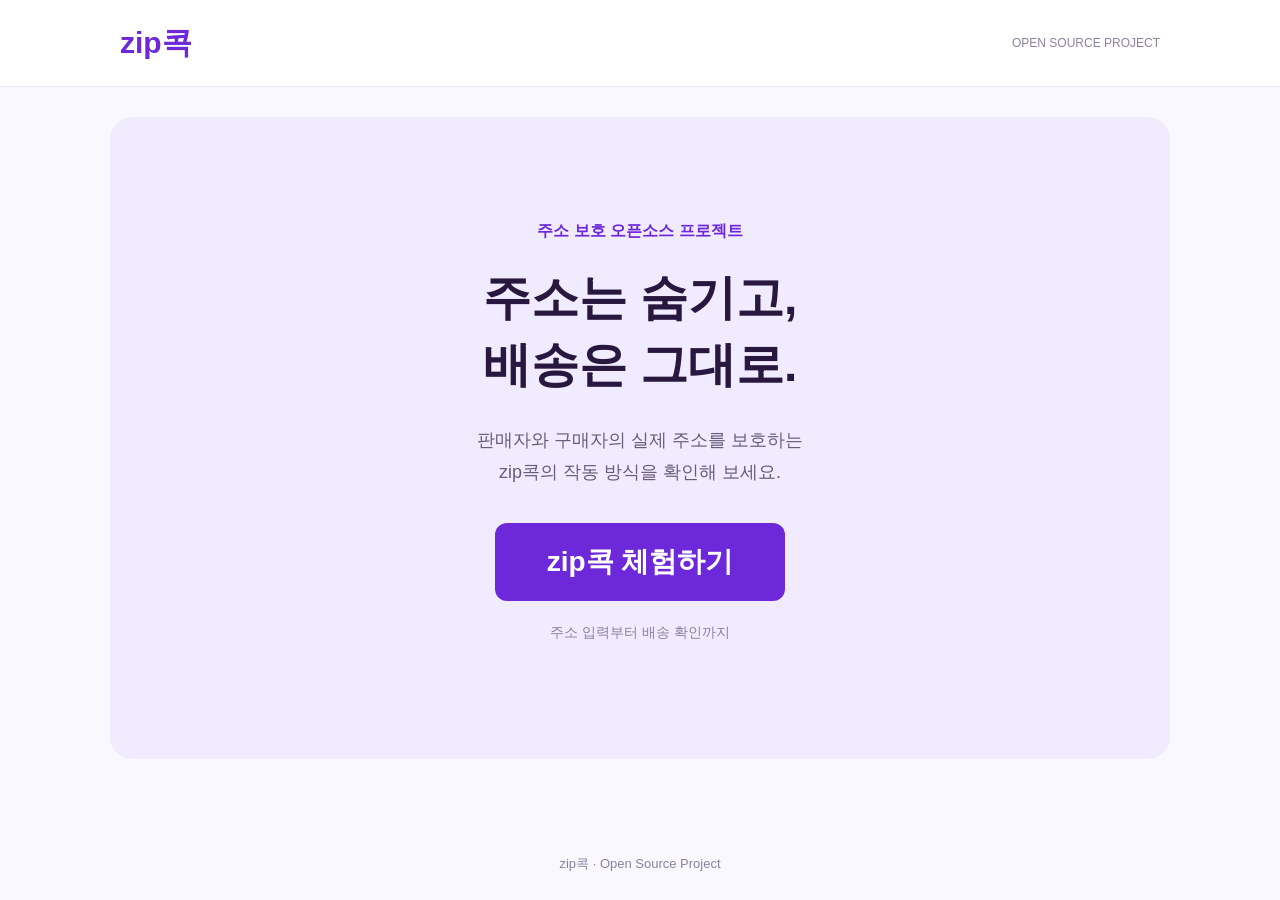
<file: index.html>
<!doctype html>
<html lang="ko">
  <head>
    <meta charset="UTF-8" />
    <meta name="viewport" content="width=device-width, initial-scale=1.0" />
    <title>zip콕 | 안심주소 체험</title>
    <link rel="stylesheet" href="css/style.css" />
  </head>
  <body>
    <!-- 상단: 서비스 이름 -->
    <header>
      <div class="header-inner">
        <h1>zip콕</h1>
        <p>OPEN SOURCE PROJECT</p>
      </div>
    </header>

    <!-- 중앙: 소개와 체험 시작 -->
    <main>
      <section class="intro">
        <p class="intro-label">주소 보호 오픈소스 프로젝트</p>
        <h2>주소는 숨기고,<br />배송은 그대로.</h2>
        <p class="intro-description">
          판매자와 구매자의 실제 주소를 보호하는<br />
          zip콕의 작동 방식을 확인해 보세요.
        </p>
        <a class="start-button" href="3. platform.html">zip콕 체험하기</a>
        <p class="intro-note">주소 입력부터 배송 확인까지</p>
      </section>
    </main>

    <!-- 하단: 프로젝트 안내 -->
    <footer>
      <p>zip콕 · Open Source Project</p>
    </footer>
  </body>
</html>
</file>
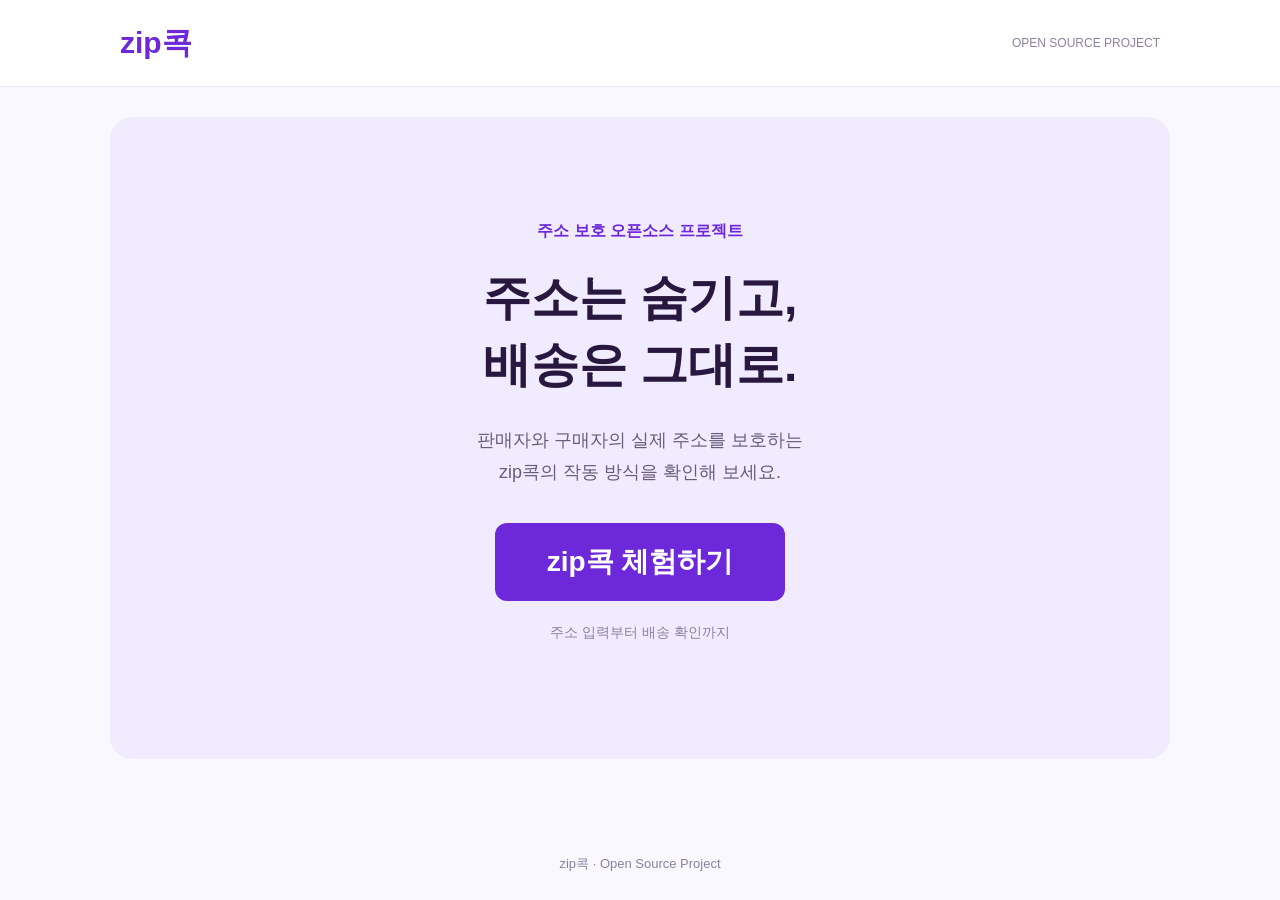
<file: 1. index.html>
<!DOCTYPE html>
<html lang="ko">
<head>
    <meta charset="UTF-8">
    <meta name="viewport" content="width=device-width, initial-scale=1.0">
    <title>zip콕 | 안심주소 체험</title>
    <link rel="stylesheet" href="css/style.css">
</head>
<body>
    <!-- 상단: 서비스 이름 -->
    <header>
        <div class="header-inner">
            <h1>zip콕</h1>
            <p>OPEN SOURCE PROJECT</p>
        </div>
    </header>

    <!-- 중앙: 소개와 체험 시작 -->
    <main>
        <section class="intro">
            <p class="intro-label">주소 보호 오픈소스 프로젝트</p>
            <h2>주소는 숨기고,<br>배송은 그대로.</h2>
            <p class="intro-description">
                판매자와 구매자의 실제 주소를 보호하는<br>
                zip콕의 작동 방식을 확인해 보세요.
            </p>
            <a class="start-button" href="3. platform.html">zip콕 체험하기</a>
            <p class="intro-note">주소 입력부터 배송 확인까지</p>
        </section>
    </main>

    <!-- 하단: 프로젝트 안내 -->
    <footer>
        <p>zip콕 · Open Source Project</p>
    </footer>
</body>
</html>
</file>
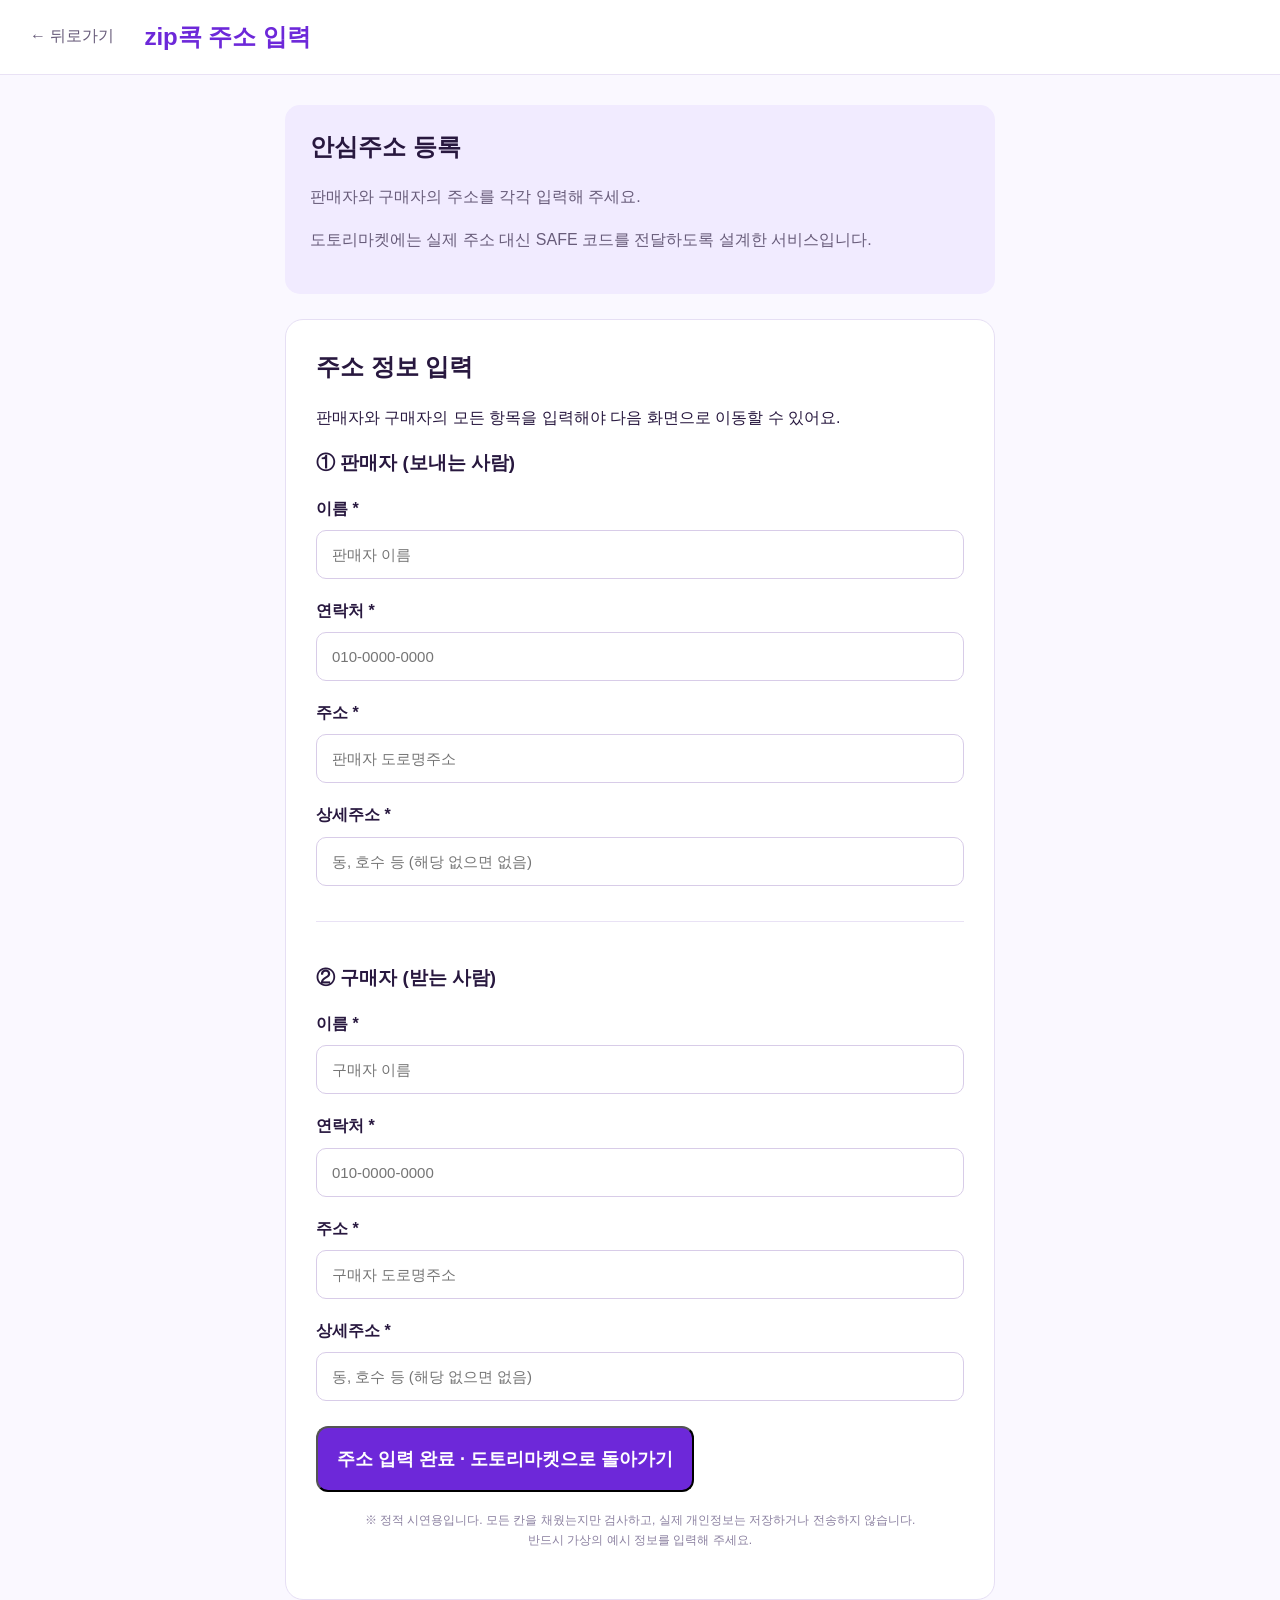
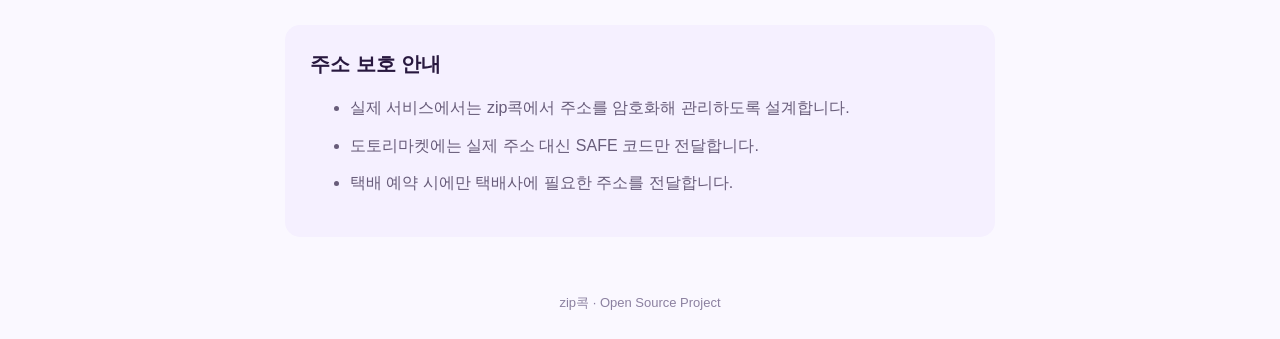
<file: 2. address.html>
<!DOCTYPE html>
<html lang="ko">
<head>
    <meta charset="UTF-8">
    <meta name="viewport" content="width=device-width, initial-scale=1.0">
    <title>zip콕 | 주소 입력</title>
    <link rel="stylesheet" href="css/style.css">
</head>
<body class="address-page">

    <header class="address-header">
        <a href="3. platform.html">← 뒤로가기</a>
        <h1>zip콕 주소 입력</h1>
    </header>

    <main class="address-main">
        <section class="address-info">
            <h2>안심주소 등록</h2>
            <p>판매자와 구매자의 주소를 각각 입력해 주세요.</p>
            <p>도토리마켓에는 실제 주소 대신 SAFE 코드를 전달하도록 설계한 서비스입니다.</p>
        </section>

        <section class="address-form-section">
            <h2>주소 정보 입력</h2>
            <p class="address-required-hint">판매자와 구매자의 모든 항목을 입력해야 다음 화면으로 이동할 수 있어요.</p>

            <!-- 현재는 정적 시연용이므로 실제 정보를 전송하거나 저장하지 않습니다.
                 name 속성을 생략해 개인정보가 URL에 붙지 않도록 했습니다. -->
            <form class="address-form" action="3. platform-complete.html" method="get" autocomplete="off">

                <div class="seller-fields">
                    <h3>① 판매자 (보내는 사람)</h3>
                    <p>
                        <label for="seller-name">이름 *</label>
                        <input id="seller-name" type="text" placeholder="판매자 이름" required>
                    </p>
                    <p>
                        <label for="seller-phone">연락처 *</label>
                        <input id="seller-phone" type="tel" placeholder="010-0000-0000" required>
                    </p>
                    <p>
                        <label for="seller-address">주소 *</label>
                        <input id="seller-address" type="text" placeholder="판매자 도로명주소" required>
                    </p>
                    <p>
                        <label for="seller-detail">상세주소 *</label>
                        <input id="seller-detail" type="text" placeholder="동, 호수 등 (해당 없으면 없음)" required>
                    </p>
                </div>

                <div class="buyer-fields">
                    <h3>② 구매자 (받는 사람)</h3>
                    <p>
                        <label for="buyer-name">이름 *</label>
                        <input id="buyer-name" type="text" placeholder="구매자 이름" required>
                    </p>
                    <p>
                        <label for="buyer-phone">연락처 *</label>
                        <input id="buyer-phone" type="tel" placeholder="010-0000-0000" required>
                    </p>
                    <p>
                        <label for="buyer-address">주소 *</label>
                        <input id="buyer-address" type="text" placeholder="구매자 도로명주소" required>
                    </p>
                    <p>
                        <label for="buyer-detail">상세주소 *</label>
                        <input id="buyer-detail" type="text" placeholder="동, 호수 등 (해당 없으면 없음)" required>
                    </p>
                </div>

                <div class="address-actions">
                    <button type="submit" class="address-return-button">
                        주소 입력 완료 · 도토리마켓으로 돌아가기
                    </button>
                    <p>※ 정적 시연용입니다. 모든 칸을 채웠는지만 검사하고, 실제 개인정보는 저장하거나 전송하지 않습니다.<br>반드시 가상의 예시 정보를 입력해 주세요.</p>
                </div>
            </form>
        </section>

        <section class="address-notice">
            <h2>주소 보호 안내</h2>
            <ul>
                <li>실제 서비스에서는 zip콕에서 주소를 암호화해 관리하도록 설계합니다.</li>
                <li>도토리마켓에는 실제 주소 대신 SAFE 코드만 전달합니다.</li>
                <li>택배 예약 시에만 택배사에 필요한 주소를 전달합니다.</li>
            </ul>
        </section>
    </main>

    <footer><p>zip콕 · Open Source Project</p></footer>
</body>
</html>
</file>
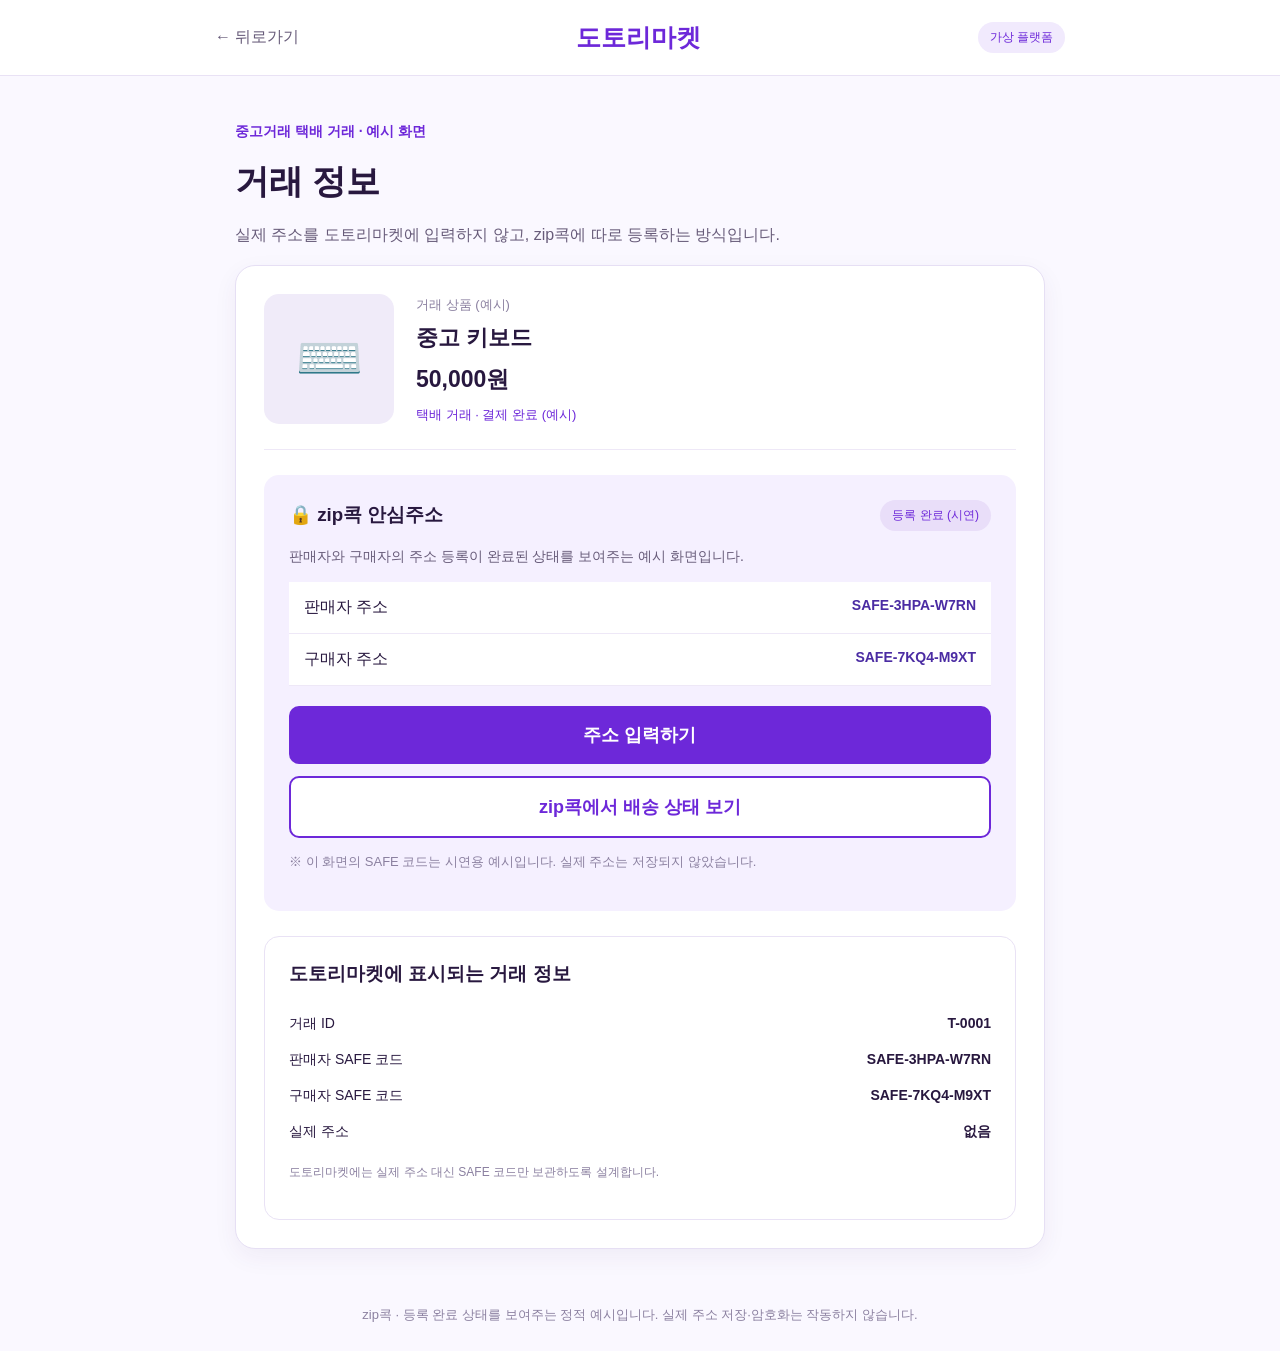
<file: 3. platform-complete.html>
<!DOCTYPE html>
<html lang="ko">
<head>
    <meta charset="UTF-8">
    <meta name="viewport" content="width=device-width, initial-scale=1.0">
    <title>도토리마켓 | 주소 등록 완료</title>
    <link rel="stylesheet" href="css/style.css">
</head>
<body class="platform-page">

    <!-- 1. 도토리마켓 상단 -->
    <header class="platform-header">
        <div class="platform-header-inner">
            <a href="1. index.html" class="platform-back">← 뒤로가기</a>
            <h1>도토리마켓</h1>
            <span class="platform-demo-label">가상 플랫폼</span>
        </div>
    </header>

    <main class="platform-main">
        <p class="platform-eyebrow">중고거래 택배 거래 · 예시 화면</p>
        <h2 class="platform-title">거래 정보</h2>
        <p class="platform-description">
            실제 주소를 도토리마켓에 입력하지 않고, zip콕에 따로 등록하는 방식입니다.
        </p>

        <!-- 2. 거래 상품 예시 -->
        <section class="platform-card">
            <div class="platform-product">
                <div class="platform-product-image" aria-hidden="true">⌨️</div>
                <div>
                    <p class="platform-small-label">거래 상품 (예시)</p>
                    <h3>중고 키보드</h3>
                    <p class="platform-price">50,000원</p>
                    <span class="platform-complete-label">택배 거래 · 결제 완료 (예시)</span>
                </div>
            </div>

            <!-- 3. zip콕 주소 등록 완료 화면: 시연용 정적 화면 -->
            <section class="platform-safe-card">
                <div class="platform-safe-heading">
                    <h3>🔒 zip콕 안심주소</h3>
                    <span class="platform-waiting">등록 완료 (시연)</span>
                </div>
                <p class="platform-safe-description">
                    판매자와 구매자의 주소 등록이 완료된 상태를 보여주는 예시 화면입니다.
                </p>

                <div class="platform-status-row">
                    <span>판매자 주소</span>
                    <strong class="platform-registered">SAFE-3HPA-W7RN</strong>
                </div>
                <div class="platform-status-row">
                    <span>구매자 주소</span>
                    <strong class="platform-registered">SAFE-7KQ4-M9XT</strong>
                </div>

                <!-- 주소 입력 버튼은 완료 상태에서도 계속 표시합니다. -->
                <a class="platform-address-button" href="2. address.html">주소 입력하기</a>

                <!-- 완료 상태에서만 보이는 배송 상태 보기 -->
                <a class="platform-delivery-button" href="4. delivery.html">zip콕에서 배송 상태 보기</a>

                <p class="platform-help">
                    ※ 이 화면의 SAFE 코드는 시연용 예시입니다. 실제 주소는 저장되지 않았습니다.
                </p>
                <!-- 이 파일은 시연을 위해 별도로 만든 등록 완료 화면입니다. -->
            </section>

            <!-- 4. 플랫폼에는 실제 주소가 없다는 점을 보여주는 영역 -->
            <section class="platform-db-card">
                <h3>도토리마켓에 표시되는 거래 정보</h3>
                <div class="platform-db-row"><span>거래 ID</span><strong>T-0001</strong></div>
                <div class="platform-db-row"><span>판매자 SAFE 코드</span><strong>SAFE-3HPA-W7RN</strong></div>
                <div class="platform-db-row"><span>구매자 SAFE 코드</span><strong>SAFE-7KQ4-M9XT</strong></div>
                <div class="platform-db-row"><span>실제 주소</span><strong>없음</strong></div>
                <p class="platform-db-note">도토리마켓에는 실제 주소 대신 SAFE 코드만 보관하도록 설계합니다.</p>
            </section>
        </section>
    </main>

    <footer>
        <p>zip콕 · 등록 완료 상태를 보여주는 정적 예시입니다. 실제 주소 저장·암호화는 작동하지 않습니다.</p>
    </footer>
</body>
</html>
</file>
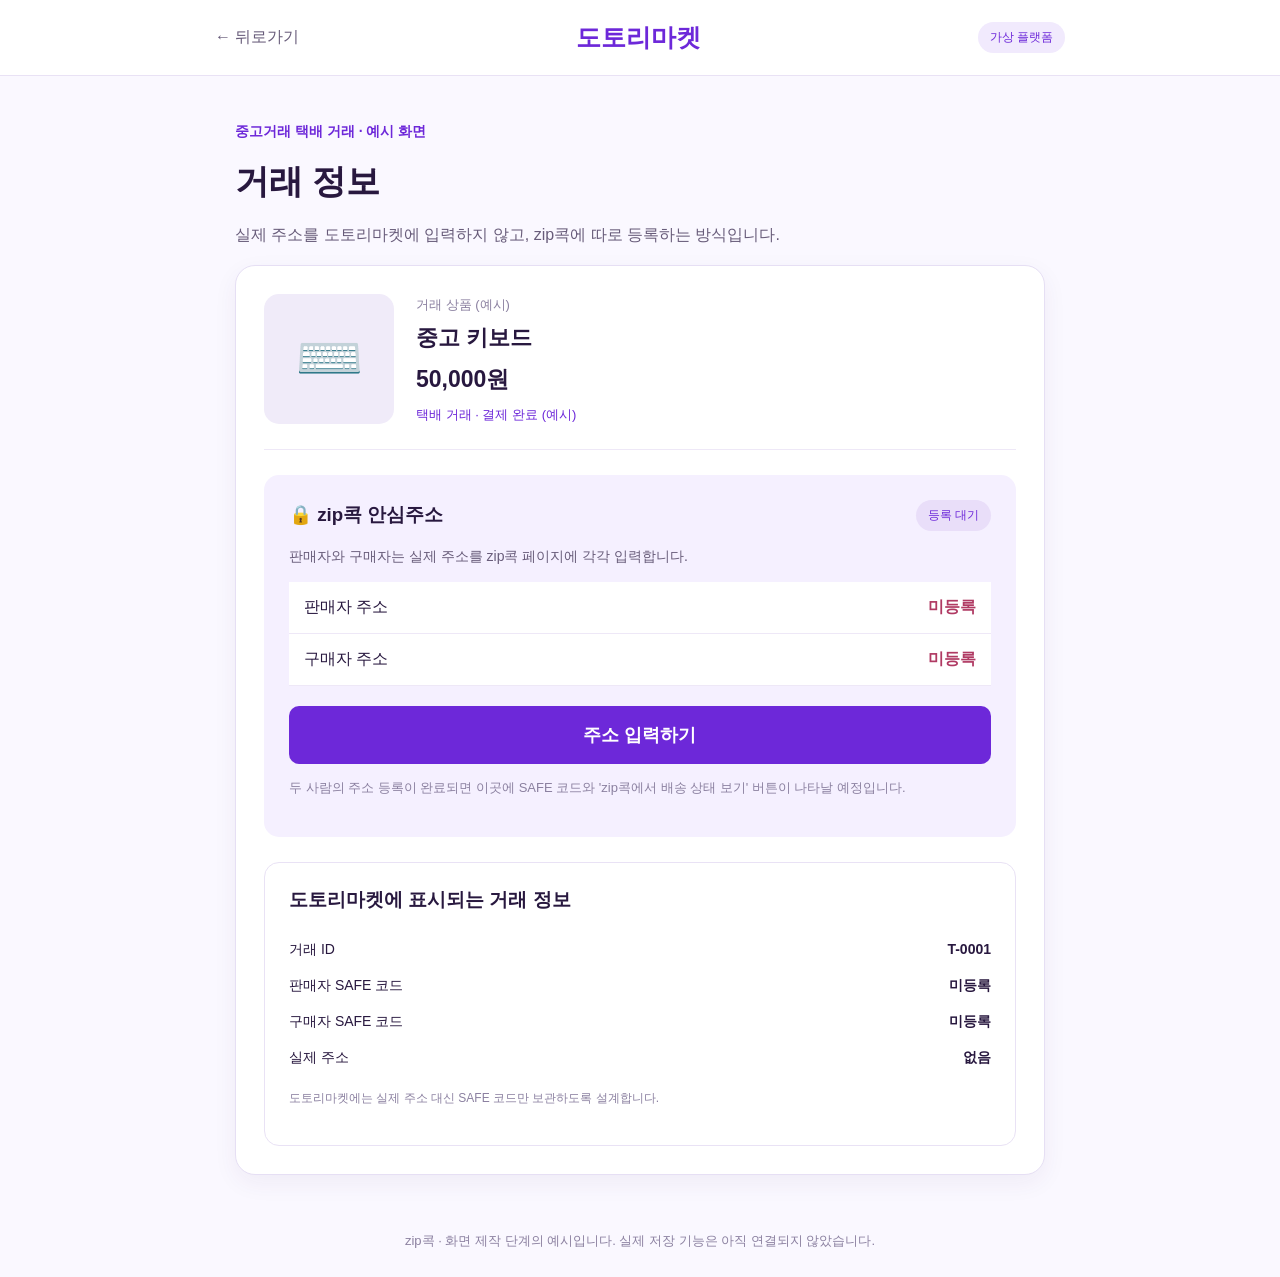
<file: 3. platform.html>
<!DOCTYPE html>
<html lang="ko">
<head>
    <meta charset="UTF-8">
    <meta name="viewport" content="width=device-width, initial-scale=1.0">
    <title>도토리마켓 | zip콕 거래 예시</title>
    <link rel="stylesheet" href="css/style.css">
</head>
<body class="platform-page">

    <!-- 1. 도토리마켓 상단 -->
    <header class="platform-header">
        <div class="platform-header-inner">
            <a href="1. index.html" class="platform-back">← 뒤로가기</a>
            <h1>도토리마켓</h1>
            <span class="platform-demo-label">가상 플랫폼</span>
        </div>
    </header>

    <main class="platform-main">
        <p class="platform-eyebrow">중고거래 택배 거래 · 예시 화면</p>
        <h2 class="platform-title">거래 정보</h2>
        <p class="platform-description">
            실제 주소를 도토리마켓에 입력하지 않고, zip콕에 따로 등록하는 방식입니다.
        </p>

        <!-- 2. 거래 상품 예시 -->
        <section class="platform-card">
            <div class="platform-product">
                <div class="platform-product-image" aria-hidden="true">⌨️</div>
                <div>
                    <p class="platform-small-label">거래 상품 (예시)</p>
                    <h3>중고 키보드</h3>
                    <p class="platform-price">50,000원</p>
                    <span class="platform-complete-label">택배 거래 · 결제 완료 (예시)</span>
                </div>
            </div>

            <!-- 3. zip콕 주소 등록 상태 (현재는 모두 미등록) -->
            <section class="platform-safe-card">
                <div class="platform-safe-heading">
                    <h3>🔒 zip콕 안심주소</h3>
                    <span class="platform-waiting">등록 대기</span>
                </div>
                <p class="platform-safe-description">
                    판매자와 구매자는 실제 주소를 zip콕 페이지에 각각 입력합니다.
                </p>

                <div class="platform-status-row">
                    <span>판매자 주소</span>
                    <strong class="platform-unregistered">미등록</strong>
                </div>
                <div class="platform-status-row">
                    <span>구매자 주소</span>
                    <strong class="platform-unregistered">미등록</strong>
                </div>

                <!-- 이 버튼은 주소 등록 전후에 항상 표시합니다. -->
                <a class="platform-address-button" href="2. address.html">주소 입력하기</a>

                <p class="platform-help">
                    두 사람의 주소 등록이 완료되면 이곳에 SAFE 코드와
                    'zip콕에서 배송 상태 보기' 버튼이 나타날 예정입니다.
                </p>
                <!-- 등록 전에는 배송 상태 보기 버튼을 넣지 않습니다. -->
            </section>

            <!-- 4. 플랫폼에는 실제 주소가 없다는 점을 보여주는 영역 -->
            <section class="platform-db-card">
                <h3>도토리마켓에 표시되는 거래 정보</h3>
                <div class="platform-db-row"><span>거래 ID</span><strong>T-0001</strong></div>
                <div class="platform-db-row"><span>판매자 SAFE 코드</span><strong>미등록</strong></div>
                <div class="platform-db-row"><span>구매자 SAFE 코드</span><strong>미등록</strong></div>
                <div class="platform-db-row"><span>실제 주소</span><strong>없음</strong></div>
                <p class="platform-db-note">도토리마켓에는 실제 주소 대신 SAFE 코드만 보관하도록 설계합니다.</p>
            </section>
        </section>
    </main>

    <footer>
        <p>zip콕 · 화면 제작 단계의 예시입니다. 실제 저장 기능은 아직 연결되지 않았습니다.</p>
    </footer>
</body>
</html>
</file>
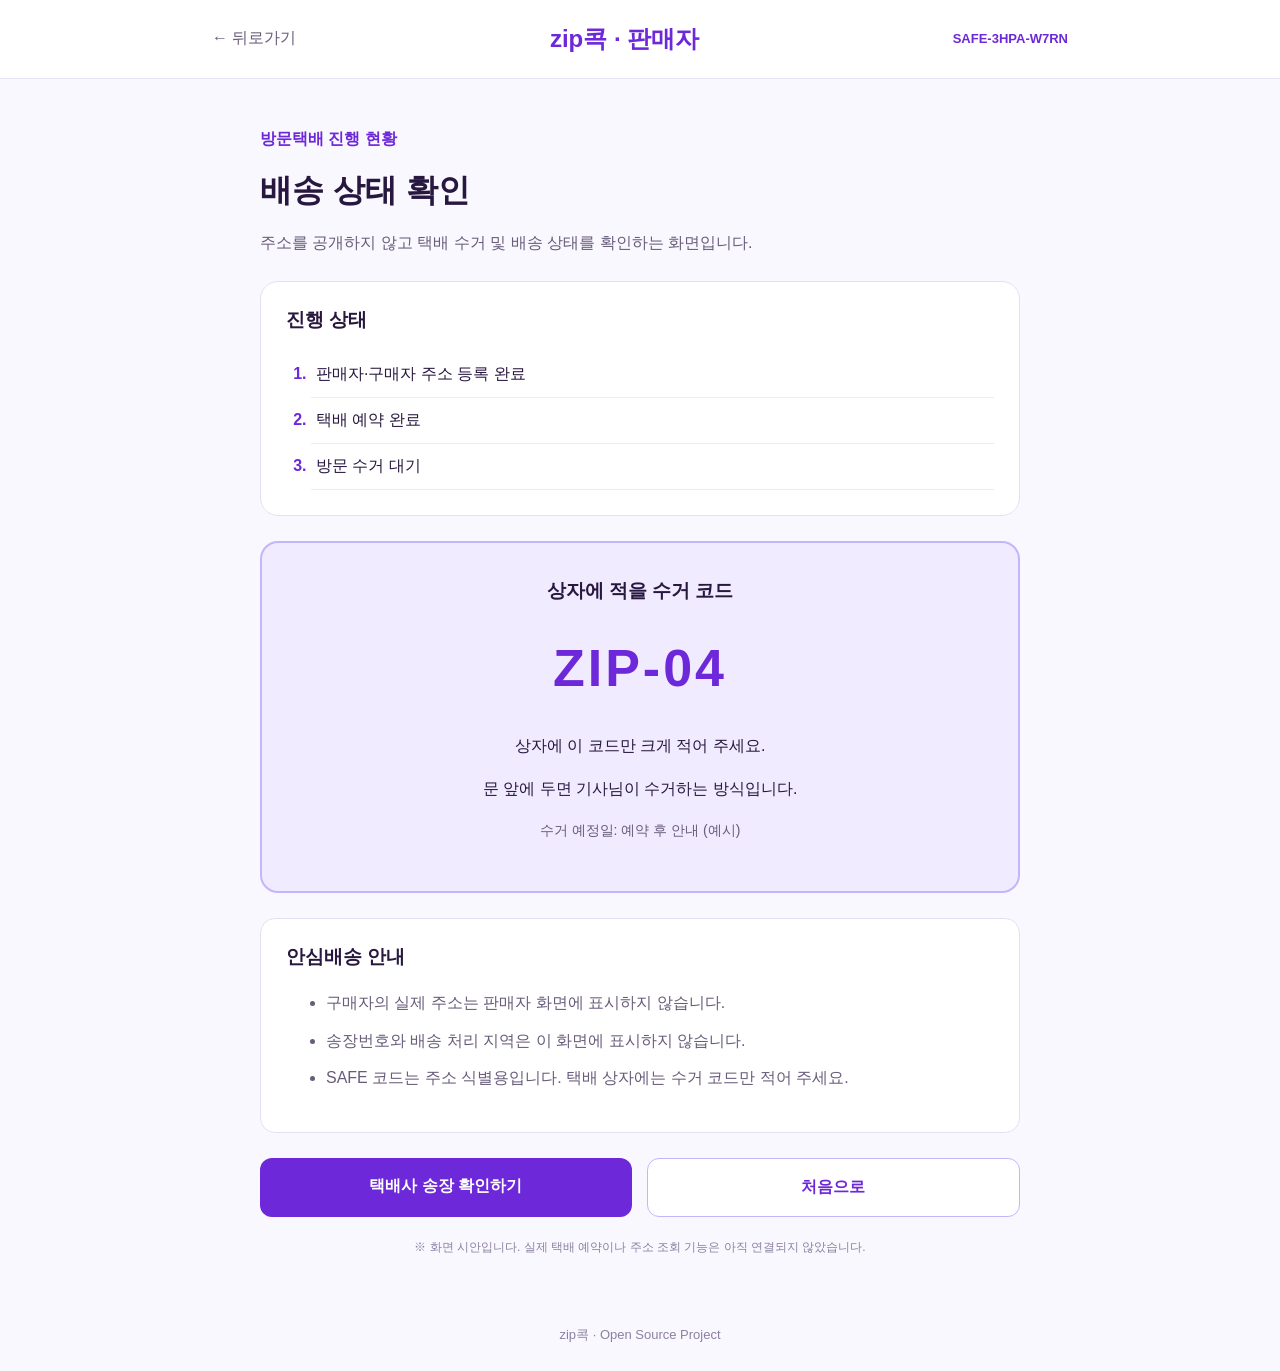
<file: 4. delivery.html>
<!DOCTYPE html>
<html lang="ko">
<head>
    <meta charset="UTF-8">
    <meta name="viewport" content="width=device-width, initial-scale=1.0">
    <title>zip콕 | 판매자 배송 상태</title>
    <!-- CSS 디자인은 전체 HTML 제작이 끝난 뒤 추가합니다. -->
    <link rel="stylesheet" href="css/style.css">
</head>
<body class="delivery-page">

    <!-- 1. 상단: 화면 제목과 뒤로가기 -->
    <header class="delivery-header">
        <div class="delivery-header-inner">
            <a href="3. platform-complete.html" class="delivery-back">← 뒤로가기</a>
            <h1>zip콕 · 판매자</h1>
            <span class="delivery-safe-code">SAFE-3HPA-W7RN</span>
        </div>
    </header>

    <main class="delivery-main">
        <!-- 2. 배송 상태 안내 -->
        <section class="delivery-intro">
            <p class="delivery-label">방문택배 진행 현황</p>
            <h2>배송 상태 확인</h2>
            <p>주소를 공개하지 않고 택배 수거 및 배송 상태를 확인하는 화면입니다.</p>
        </section>

        <!-- 3. 진행 상태 (현재는 목업 예시로 고정 표시) -->
        <section class="delivery-status">
            <h3>진행 상태</h3>
            <ol class="delivery-steps">
                <li>판매자·구매자 주소 등록 완료</li>
                <li>택배 예약 완료</li>
                <li>방문 수거 대기</li>
            </ol>
        </section>

        <!-- 4. 택배 상자에 표시할 수거 코드 -->
        <section class="delivery-pickup">
            <h3>상자에 적을 수거 코드</h3>
            <p class="delivery-pickup-code">ZIP-04</p>
            <p>상자에 이 코드만 크게 적어 주세요.</p>
            <p>문 앞에 두면 기사님이 수거하는 방식입니다.</p>
            <p class="delivery-pickup-date">수거 예정일: 예약 후 안내 (예시)</p>
        </section>

        <!-- 5. 주소 정보 안내 -->
        <section class="delivery-notice">
            <h3>안심배송 안내</h3>
            <ul>
                <li>구매자의 실제 주소는 판매자 화면에 표시하지 않습니다.</li>
                <li>송장번호와 배송 처리 지역은 이 화면에 표시하지 않습니다.</li>
                <li>SAFE 코드는 주소 식별용입니다. 택배 상자에는 수거 코드만 적어 주세요.</li>
            </ul>
        </section>

        <!-- 6. 다음 화면 및 처음으로 -->
        <nav class="delivery-actions" aria-label="페이지 이동">
            <a href="5. courier.html" class="delivery-courier-button">택배사 송장 확인하기</a>
            <a href="3. platform-complete.html" class="delivery-home-button">처음으로</a>
        </nav>

        <p class="delivery-demo-note">※ 화면 시안입니다. 실제 택배 예약이나 주소 조회 기능은 아직 연결되지 않았습니다.</p>
    </main>

    <footer>
        <p>zip콕 · Open Source Project</p>
    </footer>
</body>
</html>
</file>
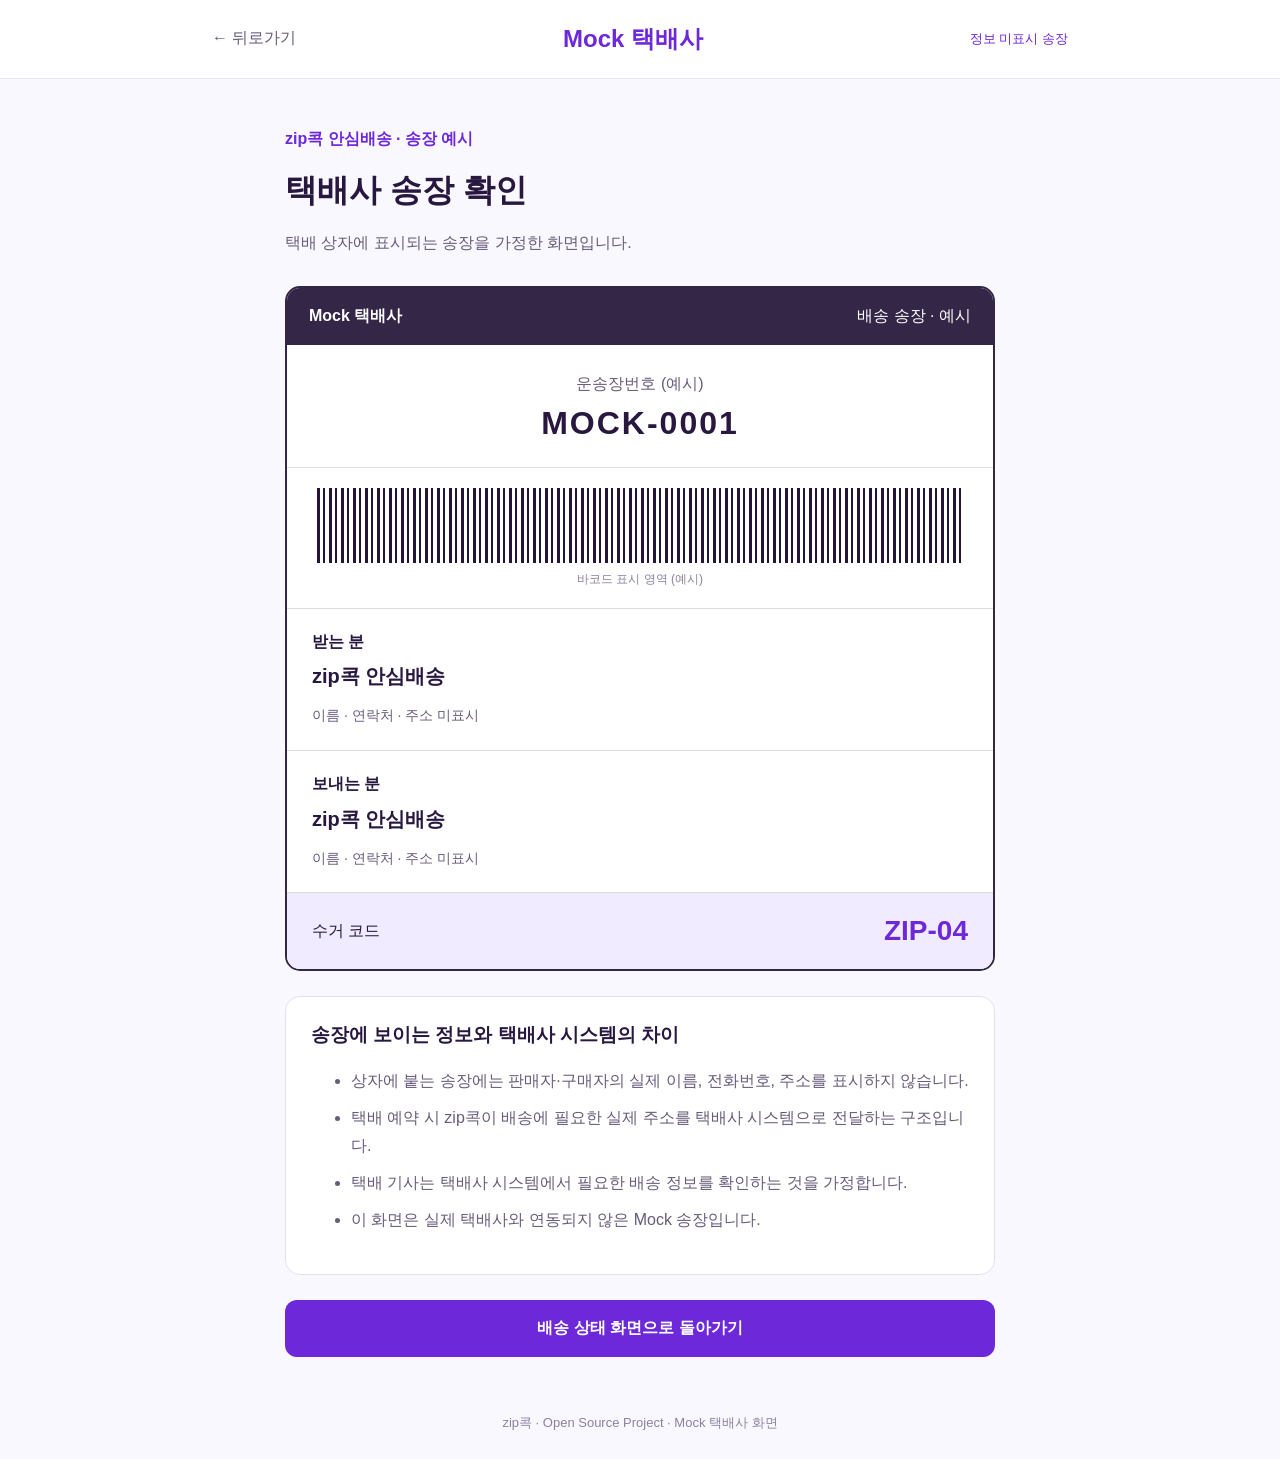
<file: 5. courier.html>
<!DOCTYPE html>
<html lang="ko">
<head>
    <meta charset="UTF-8">
    <meta name="viewport" content="width=device-width, initial-scale=1.0">
    <title>zip콕 | Mock 택배사 송장</title>
    <!-- 공통 CSS는 마지막 단계에서 한꺼번에 디자인합니다. -->
    <link rel="stylesheet" href="css/style.css">
</head>
<body class="courier-page">

    <!-- 1. 택배사 화면 상단 -->
    <header class="courier-header">
        <div class="courier-header-inner">
            <a href="4. delivery.html" class="courier-back">← 뒤로가기</a>
            <h1>Mock 택배사</h1>
            <span class="courier-header-label">정보 미표시 송장</span>
        </div>
    </header>

    <main class="courier-main">
        <!-- 2. 화면 설명 -->
        <section class="courier-intro">
            <p class="courier-label">zip콕 안심배송 · 송장 예시</p>
            <h2>택배사 송장 확인</h2>
            <p>택배 상자에 표시되는 송장을 가정한 화면입니다.</p>
        </section>

        <!-- 3. 실제 주소가 드러나지 않는 송장 목업 -->
        <section class="courier-waybill" aria-label="개인정보 비노출 송장 예시">
            <div class="courier-waybill-header">
                <strong>Mock 택배사</strong>
                <span>배송 송장 · 예시</span>
            </div>

            <div class="courier-waybill-number">
                <p>운송장번호 (예시)</p>
                <strong>MOCK-0001</strong>
            </div>

            <div class="courier-barcode" aria-label="예시 바코드 영역">
                <span>바코드 표시 영역 (예시)</span>
            </div>

            <div class="courier-waybill-person">
                <h3>받는 분</h3>
                <strong>zip콕 안심배송</strong>
                <p>이름 · 연락처 · 주소 미표시</p>
            </div>

            <div class="courier-waybill-person">
                <h3>보내는 분</h3>
                <strong>zip콕 안심배송</strong>
                <p>이름 · 연락처 · 주소 미표시</p>
            </div>

            <div class="courier-waybill-pickup">
                <span>수거 코드</span>
                <strong>ZIP-04</strong>
            </div>
        </section>

        <!-- 4. 정보 보호 원리 안내 -->
        <section class="courier-notice">
            <h3>송장에 보이는 정보와 택배사 시스템의 차이</h3>
            <ul>
                <li>상자에 붙는 송장에는 판매자·구매자의 실제 이름, 전화번호, 주소를 표시하지 않습니다.</li>
                <li>택배 예약 시 zip콕이 배송에 필요한 실제 주소를 택배사 시스템으로 전달하는 구조입니다.</li>
                <li>택배 기사는 택배사 시스템에서 필요한 배송 정보를 확인하는 것을 가정합니다.</li>
                <li>이 화면은 실제 택배사와 연동되지 않은 Mock 송장입니다.</li>
            </ul>
        </section>

        <!-- 5. 이전 화면으로 이동 -->
        <nav class="courier-actions" aria-label="페이지 이동">
            <a href="4. delivery.html" class="courier-return-button">배송 상태 화면으로 돌아가기</a>
        </nav>
    </main>

    <footer>
        <p>zip콕 · Open Source Project · Mock 택배사 화면</p>
    </footer>
</body>
</html>
</file>
<file: css/style.css>
/* ========================================
   zip콕 공통 CSS
   적용 화면: HTML 5개
   메인 색상: 보라색
======================================== */

/* 1. 전체 기본 설정 */

* {
  box-sizing: border-box;
}

body {
  margin: 0;
  min-height: 100vh;
  display: flex;
  flex-direction: column;
  font-family: Arial, "Apple SD Gothic Neo", "Malgun Gothic", sans-serif;
  background-color: #faf8ff;
  color: #28183f;
}

a {
  color: inherit;
}

main {
  width: 100%;
  max-width: 1100px;
  margin: 30px auto;
  padding: 0 20px;
  flex: 1;
}

h1,
h2,
h3 {
  line-height: 1.4;
}

p {
  line-height: 1.7;
}

header {
  background-color: white;
  border-bottom: 1px solid #e9e2f5;
}

header h1 {
  margin: 0;
  color: #6d28d9;
}

footer {
  padding: 25px 20px;
  text-align: center;
  color: #8b80a0;
  font-size: 13px;
}

footer p {
  margin: 0;
}

/* ========================================
   2. index.html
   zip콕 체험 시작 화면
======================================== */

.header-inner {
  max-width: 1100px;
  margin: 0 auto;
  padding: 22px 30px;
  display: flex;
  align-items: center;
  justify-content: space-between;
}

.header-inner h1 {
  font-size: 30px;
}

.header-inner p {
  margin: 0;
  color: #8b80a0;
  font-size: 12px;
}

.intro {
  min-height: 560px;
  padding: 100px 25px;
  border-radius: 22px;
  background-color: #f1ebff;
  text-align: center;
}

.intro-label {
  margin: 0 0 20px;
  color: #6d28d9;
  font-size: 16px;
  font-weight: bold;
}

.intro h2 {
  margin: 0;
  font-size: 48px;
  line-height: 1.4;
}

.intro-description {
  margin: 25px 0 35px;
  color: #685c7a;
  font-size: 18px;
  line-height: 1.8;
}

/* 메인 체험하기 버튼 */

.start-button {
  display: inline-block;
  padding: 20px 52px;
  background-color: #6d28d9;
  border-radius: 12px;
  color: white;
  font-size: 28px;
  font-weight: 800;
  text-decoration: none;
}

.start-button:hover {
  background-color: #5520a8;
}

.intro-note {
  margin-top: 20px;
  color: #8b80a0;
  font-size: 14px;
}

/* ========================================
   3. platform.html
   도토리마켓 화면
======================================== */

.platform-header-inner {
  max-width: 900px;
  margin: 0 auto;
  padding: 20px 25px;
  display: flex;
  align-items: center;
  justify-content: space-between;
  gap: 15px;
}

.platform-header h1 {
  font-size: 25px;
}

.platform-back {
  color: #685c7a;
  text-decoration: none;
}

.platform-demo-label {
  padding: 7px 12px;
  background-color: #f1eafd;
  color: #6d28d9;
  border-radius: 20px;
  font-size: 12px;
}

.platform-main {
  max-width: 850px;
}

.platform-eyebrow {
  color: #6d28d9;
  font-size: 14px;
  font-weight: bold;
}

.platform-title {
  margin: 0;
  font-size: 34px;
}

.platform-description {
  color: #685c7a;
}

/* 거래 정보 카드 */

.platform-card {
  padding: 28px;
  background-color: white;
  border: 1px solid #e6dff4;
  border-radius: 20px;
  box-shadow: 0 8px 25px rgba(70, 40, 110, 0.06);
}

.platform-product {
  display: flex;
  align-items: center;
  gap: 22px;
  padding-bottom: 25px;
  border-bottom: 1px solid #eee8f7;
}

.platform-product-image {
  width: 130px;
  height: 130px;
  display: flex;
  align-items: center;
  justify-content: center;
  flex-shrink: 0;
  background-color: #f0ebf9;
  border-radius: 15px;
  font-size: 55px;
}

.platform-small-label {
  margin: 0;
  color: #8b80a0;
  font-size: 13px;
}

.platform-product h3 {
  margin: 7px 0;
  font-size: 22px;
}

.platform-price {
  margin: 5px 0;
  font-size: 23px;
  font-weight: bold;
}

.platform-complete-label {
  color: #6d28d9;
  font-size: 13px;
}

/* zip콕 주소 등록 상태 */

.platform-safe-card {
  margin-top: 25px;
  padding: 25px;
  background-color: #f5f0ff;
  border-radius: 15px;
}

.platform-safe-heading {
  display: flex;
  align-items: center;
  justify-content: space-between;
  gap: 10px;
}

.platform-safe-heading h3 {
  margin: 0;
}

.platform-waiting {
  padding: 7px 12px;
  background-color: #e9def9;
  color: #6d28d9;
  border-radius: 20px;
  font-size: 12px;
}

.platform-safe-description {
  color: #685c7a;
  font-size: 14px;
}

.platform-status-row {
  display: flex;
  justify-content: space-between;
  gap: 15px;
  padding: 15px;
  background-color: white;
  border-bottom: 1px solid #eee8f7;
}

.platform-unregistered {
  color: #b03a63;
}

.platform-address-button {
  display: block;
  margin-top: 20px;
  padding: 17px;
  background-color: #6d28d9;
  border-radius: 10px;
  color: white;
  text-align: center;
  text-decoration: none;
  font-size: 18px;
  font-weight: bold;
}

.platform-address-button:hover {
  background-color: #5520a8;
}

.platform-help {
  color: #8b80a0;
  font-size: 13px;
}

/* 플랫폼 DB 표시 영역 */

.platform-db-card {
  margin-top: 25px;
  padding: 24px;
  border: 1px solid #e9e2f5;
  border-radius: 15px;
}

.platform-db-card h3 {
  margin-top: 0;
}

.platform-db-row {
  display: flex;
  justify-content: space-between;
  gap: 15px;
  padding: 9px 0;
  font-size: 14px;
}

.platform-db-note {
  color: #8b80a0;
  font-size: 12px;
}

/* ========================================
   4. address.html
   zip콕 주소 입력 화면
======================================== */

.address-header {
  padding: 20px 30px;
  display: flex;
  align-items: center;
  gap: 30px;
}

.address-header a {
  text-decoration: none;
  color: #685c7a;
}

.address-header h1 {
  font-size: 24px;
}

.address-main {
  max-width: 750px;
}

/* 주소 입력 안내 */

.address-info {
  padding: 25px;
  background-color: #f1ebff;
  border-radius: 15px;
}

.address-info h2 {
  margin-top: 0;
}

.address-info p {
  color: #685c7a;
}

/* 주소 입력 폼 */

.address-form-section {
  margin-top: 25px;
  padding: 30px;
  background-color: white;
  border: 1px solid #e6dff4;
  border-radius: 18px;
}

.address-form-section h2 {
  margin-top: 0;
}

.address-form fieldset {
  margin-bottom: 25px;
  padding: 18px;
  border: 1px solid #ded3f0;
  border-radius: 10px;
}

.address-form legend {
  padding: 0 8px;
  font-weight: bold;
}

.address-form fieldset label {
  display: inline-flex;
  align-items: center;
  gap: 7px;
  margin-right: 20px;
  cursor: pointer;
}

.address-form input[type="radio"] {
  accent-color: #6d28d9;
}

.address-form p {
  margin: 18px 0;
}

.address-form p label {
  display: block;
  margin-bottom: 8px;
  font-weight: bold;
}

.address-form input[type="text"],
.address-form input[type="tel"] {
  width: 100%;
  padding: 15px;
  border: 1px solid #d8cce8;
  border-radius: 10px;
  background-color: white;
  font-size: 15px;
}

.address-form input:focus {
  outline: 2px solid #8b5cf6;
  outline-offset: 1px;
}

/* 개인정보 보호 안내 */

.address-notice {
  margin-top: 25px;
  padding: 25px;
  background-color: #f5f0ff;
  border-radius: 15px;
}

.address-notice h2 {
  margin-top: 0;
  font-size: 20px;
}

.address-notice li {
  margin-bottom: 10px;
  color: #685c7a;
  line-height: 1.7;
}

/* 주소 등록 버튼 */

.address-actions {
  margin-top: 25px;
  text-align: center;
}

.address-return-button {
  display: block;
  padding: 19px;
  background-color: #6d28d9;
  color: white;
  border-radius: 12px;
  text-decoration: none;
  font-size: 18px;
  font-weight: bold;
}

.address-return-button:hover {
  background-color: #5520a8;
}

.address-actions p {
  color: #8b80a0;
  font-size: 12px;
}

/* ========================================
   5. 4.delivery.html
   판매자 배송 상태 화면
======================================== */

.delivery-header-inner {
  max-width: 900px;
  margin: 0 auto;
  padding: 22px;
  display: flex;
  align-items: center;
  justify-content: space-between;
  gap: 15px;
}

.delivery-header h1 {
  font-size: 24px;
}

.delivery-back {
  color: #685c7a;
  text-decoration: none;
}

.delivery-safe-code {
  color: #6d28d9;
  font-size: 13px;
  font-weight: bold;
}

.delivery-main {
  max-width: 800px;
}

.delivery-label {
  color: #6d28d9;
  font-weight: bold;
}

.delivery-intro h2 {
  margin: 5px 0;
  font-size: 32px;
}

.delivery-intro > p:last-child {
  color: #685c7a;
}

/* 배송 진행 상태 */

.delivery-status {
  margin-top: 25px;
  padding: 25px;
  background-color: white;
  border: 1px solid #e6dff4;
  border-radius: 18px;
}

.delivery-status h3 {
  margin-top: 0;
}

.delivery-steps {
  margin-bottom: 0;
  padding-left: 25px;
}

.delivery-steps li {
  padding: 12px 5px;
  border-bottom: 1px solid #eee8f7;
}

.delivery-steps li::marker {
  color: #6d28d9;
  font-weight: bold;
}

/* 수거 코드 */

.delivery-pickup {
  margin-top: 25px;
  padding: 35px 20px;
  background-color: #f1ebff;
  border: 2px solid #c4b5fd;
  border-radius: 18px;
  text-align: center;
}

.delivery-pickup h3 {
  margin-top: 0;
}

.delivery-pickup-code {
  margin: 20px 0;
  color: #6d28d9;
  font-size: 52px;
  font-weight: 800;
  letter-spacing: 3px;
}

.delivery-pickup-date {
  color: #685c7a;
  font-size: 14px;
}

/* 배송 안내 */

.delivery-notice {
  margin-top: 25px;
  padding: 25px;
  background-color: white;
  border: 1px solid #e6dff4;
  border-radius: 15px;
}

.delivery-notice h3 {
  margin-top: 0;
}

.delivery-notice li {
  margin-bottom: 10px;
  color: #685c7a;
  line-height: 1.7;
}

/* 하단 버튼 */

.delivery-actions {
  display: flex;
  gap: 15px;
  margin-top: 25px;
}

.delivery-courier-button,
.delivery-home-button {
  flex: 1;
  padding: 18px;
  border-radius: 12px;
  text-align: center;
  text-decoration: none;
  font-weight: bold;
}

.delivery-courier-button {
  background-color: #6d28d9;
  color: white;
}

.delivery-home-button {
  background-color: white;
  border: 1px solid #c4b5fd;
  color: #6d28d9;
}

.delivery-courier-button:hover {
  background-color: #5520a8;
}

.delivery-home-button:hover {
  background-color: #f1ebff;
}

.delivery-demo-note {
  margin-top: 20px;
  text-align: center;
  color: #8b80a0;
  font-size: 12px;
}

/* ========================================
   6. 5.courier.html
   Mock 택배사 송장 화면
======================================== */

.courier-header-inner {
  max-width: 900px;
  margin: 0 auto;
  padding: 22px;
  display: flex;
  align-items: center;
  justify-content: space-between;
  gap: 15px;
}

.courier-header h1 {
  font-size: 24px;
}

.courier-back {
  color: #685c7a;
  text-decoration: none;
}

.courier-header-label {
  color: #6d28d9;
  font-size: 13px;
}

.courier-main {
  max-width: 750px;
}

.courier-label {
  color: #6d28d9;
  font-weight: bold;
}

.courier-intro h2 {
  margin: 5px 0;
  font-size: 32px;
}

.courier-intro > p:last-child {
  color: #685c7a;
}

/* 택배 송장 본문 */

.courier-waybill {
  margin-top: 30px;
  overflow: hidden;
  background-color: white;
  border: 2px solid #332647;
  border-radius: 15px;
}

.courier-waybill-header {
  display: flex;
  align-items: center;
  justify-content: space-between;
  gap: 10px;
  padding: 18px 22px;
  background-color: #332647;
  color: white;
}

.courier-waybill-number {
  padding: 25px;
  text-align: center;
  border-bottom: 1px solid #ddd;
}

.courier-waybill-number p {
  margin: 0 0 8px;
  color: #685c7a;
}

.courier-waybill-number strong {
  font-size: 32px;
  letter-spacing: 2px;
}

/* 예시 바코드 */

.courier-barcode {
  margin: 20px 30px;
  text-align: center;
}

.courier-barcode::before {
  content: "";
  display: block;
  height: 75px;
  background: repeating-linear-gradient(
    90deg,
    #241438 0px,
    #241438 3px,
    white 3px,
    white 6px,
    #241438 6px,
    #241438 8px,
    white 8px,
    white 12px
  );
}

.courier-barcode span {
  display: block;
  margin-top: 8px;
  color: #8b80a0;
  font-size: 12px;
}

/* 받는 사람 / 보내는 사람 */

.courier-waybill-person {
  padding: 22px 25px;
  border-top: 1px solid #ddd;
}

.courier-waybill-person h3 {
  margin: 0 0 10px;
  font-size: 16px;
}

.courier-waybill-person strong {
  font-size: 20px;
}

.courier-waybill-person p {
  margin-bottom: 0;
  color: #685c7a;
  font-size: 14px;
}

/* 송장 수거 코드 */

.courier-waybill-pickup {
  display: flex;
  align-items: center;
  justify-content: space-between;
  padding: 22px 25px;
  background-color: #f1ebff;
  border-top: 1px solid #ddd;
}

.courier-waybill-pickup strong {
  color: #6d28d9;
  font-size: 28px;
}

/* 송장 안내 */

.courier-notice {
  margin-top: 25px;
  padding: 25px;
  background-color: white;
  border: 1px solid #e6dff4;
  border-radius: 15px;
}

.courier-notice h3 {
  margin-top: 0;
}

.courier-notice li {
  margin-bottom: 10px;
  color: #685c7a;
  line-height: 1.7;
}

.courier-actions {
  margin-top: 25px;
}

.courier-return-button {
  display: block;
  padding: 18px;
  background-color: #6d28d9;
  border-radius: 12px;
  color: white;
  text-align: center;
  text-decoration: none;
  font-weight: bold;
}

.courier-return-button:hover {
  background-color: #5520a8;
}

/* ========================================
   7. 작은 화면 대응
======================================== */

@media (max-width: 600px) {
  main {
    margin: 20px auto;
    padding: 0 15px;
  }

  /* 메인 화면 */

  .header-inner {
    padding: 18px;
  }

  .header-inner h1 {
    font-size: 25px;
  }

  .header-inner p {
    font-size: 10px;
  }

  .intro {
    min-height: 480px;
    padding: 80px 15px;
  }

  .intro h2 {
    font-size: 34px;
  }

  .intro-description {
    font-size: 15px;
  }

  .start-button {
    padding: 18px 28px;
    font-size: 23px;
  }

  /* 도토리마켓 */

  .platform-header-inner,
  .delivery-header-inner,
  .courier-header-inner {
    padding: 17px 15px;
  }

  .platform-header h1,
  .delivery-header h1,
  .courier-header h1 {
    font-size: 19px;
  }

  .platform-demo-label,
  .delivery-safe-code,
  .courier-header-label {
    font-size: 10px;
  }

  .platform-card {
    padding: 16px;
  }

  .platform-product {
    gap: 12px;
  }

  .platform-product-image {
    width: 85px;
    height: 85px;
    font-size: 35px;
  }

  .platform-product h3 {
    font-size: 18px;
  }

  .platform-price {
    font-size: 19px;
  }

  .platform-safe-card,
  .platform-db-card {
    padding: 16px;
  }

  /* 주소 입력 */

  .address-header {
    padding: 18px 15px;
    gap: 15px;
  }

  .address-header h1 {
    font-size: 20px;
  }

  .address-info,
  .address-form-section,
  .address-notice {
    padding: 20px;
  }

  .address-form fieldset label {
    margin-bottom: 10px;
  }

  /* 배송 상태 */

  .delivery-status,
  .delivery-notice {
    padding: 20px;
  }

  .delivery-pickup-code {
    font-size: 42px;
  }

  .delivery-actions {
    flex-direction: column;
  }

  /* 택배사 송장 */

  .courier-waybill-number strong {
    font-size: 24px;
  }

  .courier-waybill-header {
    padding: 15px;
  }

  .courier-waybill-person {
    padding: 18px;
  }

  .courier-waybill-pickup {
    padding: 18px;
  }

  .courier-notice {
    padding: 20px;
  }
}


/* 정적 체험판: 판매자·구매자 필수 입력창 8개를 모두 표시 */
.seller-fields,
.buyer-fields {
    display: block;
}

.buyer-fields {
    margin-top: 35px;
    padding-top: 25px;
    border-top: 1px solid #e9e2f5;
}


/* 등록 완료 시연 화면 전용 */
.platform-registered {
    color: #4b2ca3;
    font-size: 14px;
    overflow-wrap: anywhere;
}

.platform-delivery-button {
    display: block;
    margin-top: 12px;
    padding: 17px;
    background-color: #ffffff;
    border: 2px solid #6d28d9;
    border-radius: 10px;
    color: #6d28d9;
    text-align: center;
    text-decoration: none;
    font-size: 18px;
    font-weight: bold;
}

.platform-delivery-button:hover {
    background-color: #ede9fe;
}
</file>
